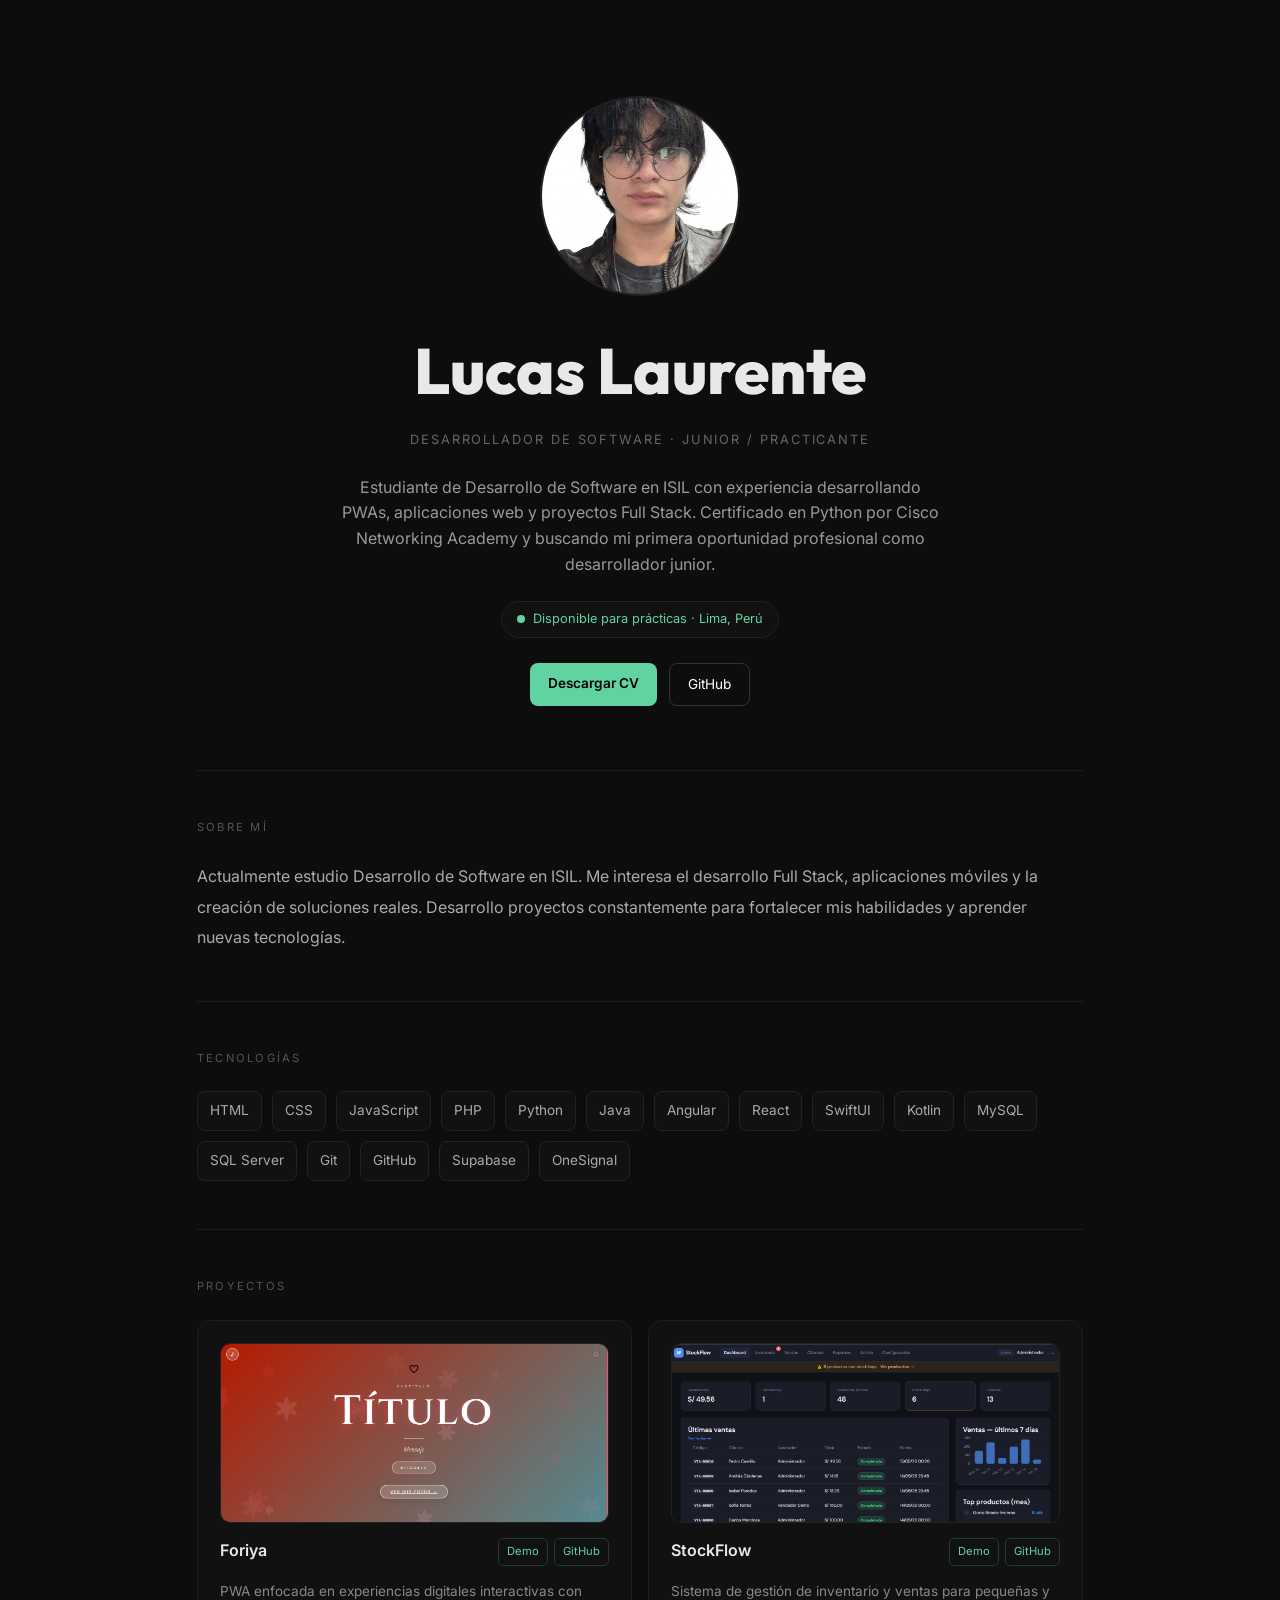
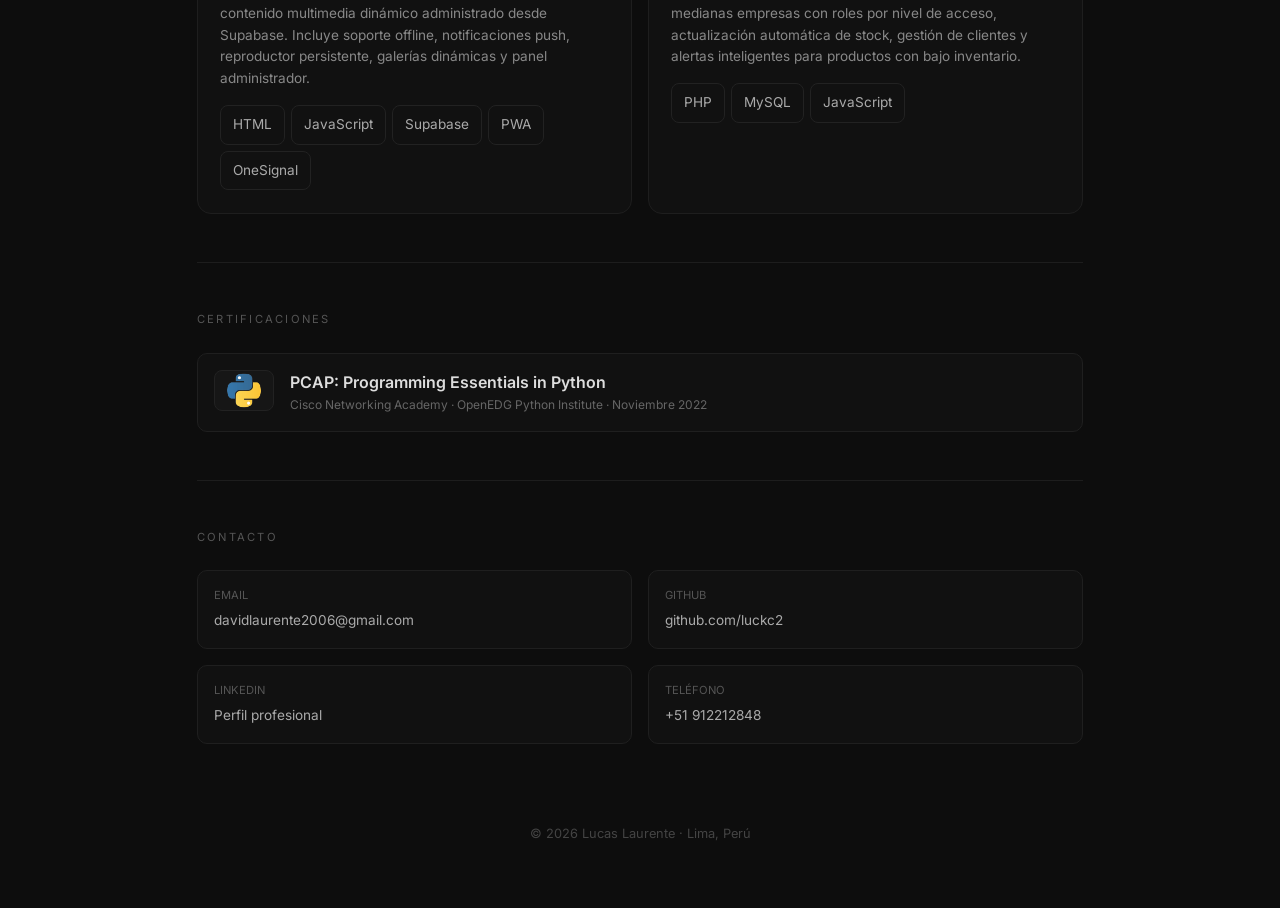
<file: index.html>
<!DOCTYPE html>
<html lang="es">
<head>
    <meta charset="UTF-8">
    <meta name="viewport" content="width=device-width, initial-scale=1.0">
    <title>Lucas Laurente | Desarrollador de Software</title>
    <link rel="preconnect" href="https://fonts.googleapis.com">
    <link href="https://fonts.googleapis.com/css2?family=Inter:wght@400;500;600;700&family=Outfit:wght@700;800&display=swap" rel="stylesheet">
    <link rel="stylesheet" href="css/style.css">
</head>
<body>
    <div class="wrap">
        <section class="hero">
            <div class="avatar">
                <img src="./img/foto.jpg" alt="Foto de Lucas Laurente">
            </div>
            <h1 class="hero-name">Lucas Laurente</h1>
            <div class="hero-role">
                Desarrollador de Software · Junior / Practicante
            </div>
            <p class="hero-desc">
                Estudiante de Desarrollo de Software en ISIL con experiencia desarrollando PWAs, aplicaciones web y proyectos Full Stack. Certificado en Python por Cisco Networking Academy y buscando mi primera oportunidad profesional como desarrollador junior.
            </p>
            <div class="badge">
                <div class="dot"></div>
                Disponible para prácticas · Lima, Perú
            </div>
            <div class="buttons">
                <a href="https://drive.google.com/file/d/1-w0pP5Vy-iEi6RSoiLbnZle4dA8LAqUu/view?usp=sharing" class="btn btn-main" target="_blank">Descargar CV</a>
                <a href="https://github.com/luckc2" class="btn btn-outline" target="_blank">GitHub</a>
            </div>
        </section>

        <hr class="divider">

        <section class="section">
            <div class="section-title">Sobre mí</div>
            <div class="about">
                Actualmente estudio Desarrollo de Software en ISIL. Me interesa el desarrollo Full Stack, aplicaciones móviles y la creación de soluciones reales. Desarrollo proyectos constantemente para fortalecer mis habilidades y aprender nuevas tecnologías.
            </div>
        </section>

        <hr class="divider">

        <section class="section">
            <div class="section-title">Tecnologías</div>
            <div class="tech-grid">
                <div class="tech">HTML</div>
                <div class="tech">CSS</div>
                <div class="tech">JavaScript</div>
                <div class="tech">PHP</div>
                <div class="tech">Python</div>
                <div class="tech">Java</div>
                <div class="tech">Angular</div>
                <div class="tech">React</div>
                <div class="tech">SwiftUI</div>
                <div class="tech">Kotlin</div>
                <div class="tech">MySQL</div>
                <div class="tech">SQL Server</div>
                <div class="tech">Git</div>
                <div class="tech">GitHub</div>
                <div class="tech">Supabase</div>
                <div class="tech">OneSignal</div>
            </div>
        </section>

        <hr class="divider">

        <section class="section">
            <div class="section-title">Proyectos</div>
            <div class="projects-grid">
                <div class="card">
                    <div class="project-image">
                        <img src="./img/foriya.png" alt="Proyecto Foriya">
                    </div>
                    <div class="card-top">
                        <div class="card-name">Foriya</div>
                        <div class="card-links">
                            <a href="https://foriyapwa.netlify.app/" class="card-link" target="_blank">Demo</a>
                            <a href="https://github.com/luckc2/Foriya" class="card-link" target="_blank">GitHub</a>
                        </div>
                    </div>
                    <div class="card-desc">
                        PWA enfocada en experiencias digitales interactivas con contenido multimedia dinámico administrado desde Supabase. Incluye soporte offline, notificaciones push, reproductor persistente, galerías dinámicas y panel administrador.
                    </div>
                    <div class="tags">
                        <span class="tech">HTML</span>
                        <span class="tech">JavaScript</span>
                        <span class="tech">Supabase</span>
                        <span class="tech">PWA</span>
                        <span class="tech">OneSignal</span>
                    </div>
                </div>

                <div class="card">
                    <div class="project-image">
                        <img src="./img/stockflow.png" alt="Proyecto StockFlow">
                    </div>
                    <div class="card-top">
                        <div class="card-name">StockFlow</div>
                        <div class="card-links">
                            <a href="https://lucas-stockflow.infinityfreeapp.com" class="card-link" target="_blank">Demo</a>
                            <a href="https://github.com/luckc2/StockFlow" class="card-link" target="_blank">GitHub</a>
                        </div>
                    </div>
                    <div class="card-desc">
                        Sistema de gestión de inventario y ventas para pequeñas y medianas empresas con roles por nivel de acceso, actualización automática de stock, gestión de clientes y alertas inteligentes para productos con bajo inventario.
                    </div>
                    <div class="tags">
                        <span class="tech">PHP</span>
                        <span class="tech">MySQL</span>
                        <span class="tech">JavaScript</span>
                    </div>
                </div>
            </div>
        </section>

        <hr class="divider">

        <section class="section">
            <div class="section-title">Certificaciones</div>
            <div class="certs-grid">
                <div class="cert">
                    <a href="https://drive.google.com/file/d/1JIcTLzSMX0CudnsTJNcV2WMCnLuW6yBX/view?usp=sharing" target="_blank">
                        <div class="cert-icon-wrap">
                            <img src="./img/python.png" class="cert-icon" alt="Certificación Python">
                        </div>
                        <div>
                            <div class="cert-name">PCAP: Programming Essentials in Python</div>
                            <div class="cert-meta">
                                Cisco Networking Academy · OpenEDG Python Institute · Noviembre 2022
                            </div>
                        </div>
                    </a>
                </div>
            </div>
        </section>

        <hr class="divider">

        <section class="section">
            <div class="section-title">Contacto</div>
            <div class="contact-row">
                <a href="mailto:davidlaurente2006@gmail.com" class="contact-item">
                    <div class="c-label">Email</div>
                    <div class="c-val">davidlaurente2006@gmail.com</div>
                </a>
                <a href="https://github.com/luckc2" target="_blank" class="contact-item">
                    <div class="c-label">GitHub</div>
                    <div class="c-val">github.com/luckc2</div>
                </a>
                <a href="https://www.linkedin.com/in/lucas-david-laurente-rojas-9a620129b/" target="_blank" class="contact-item">
                    <div class="c-label">LinkedIn</div>
                    <div class="c-val">Perfil profesional</div>
                </a>
                <a href="tel:+51912212848" class="contact-item">
                    <div class="c-label">Teléfono</div>
                    <div class="c-val">+51 912212848</div>
                </a>
            </div>
        </section>

        <footer>
            © 2026 Lucas Laurente · Lima, Perú
        </footer>
    </div>
</body>
</html>
</file>
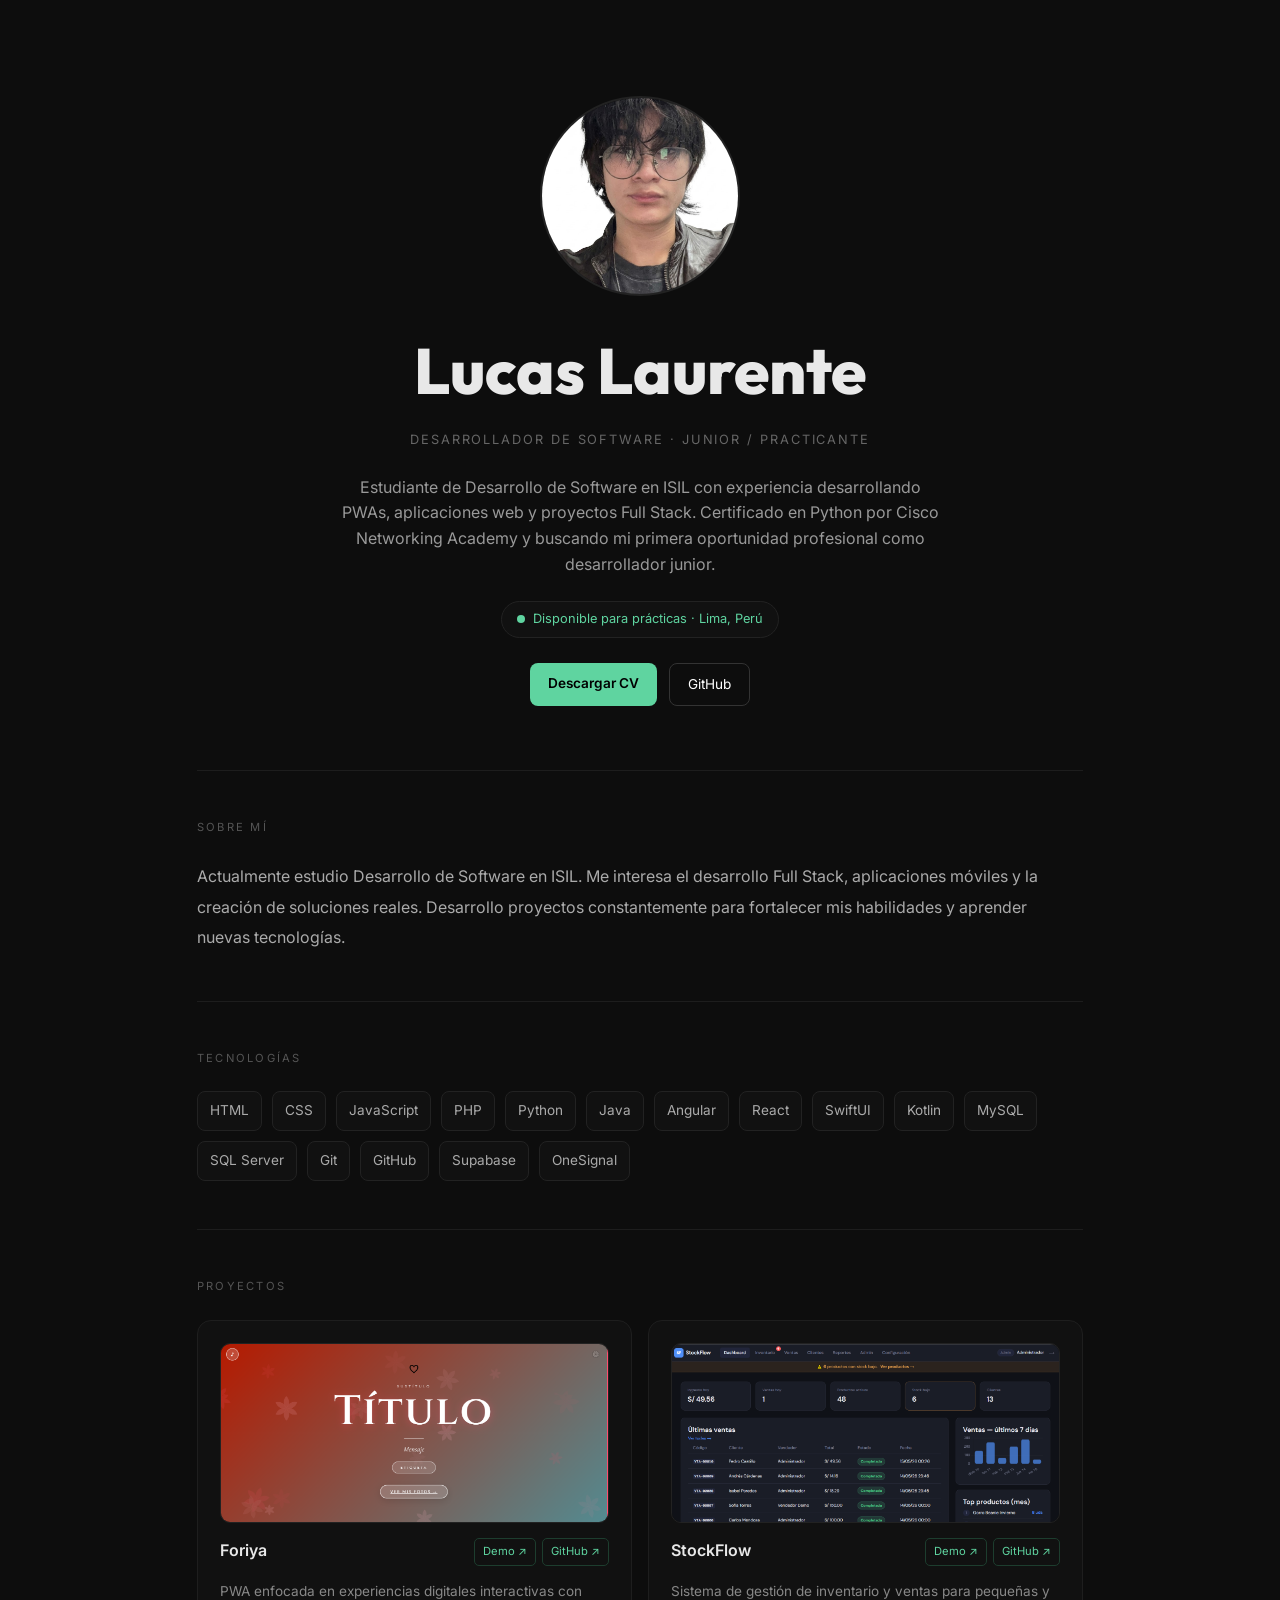
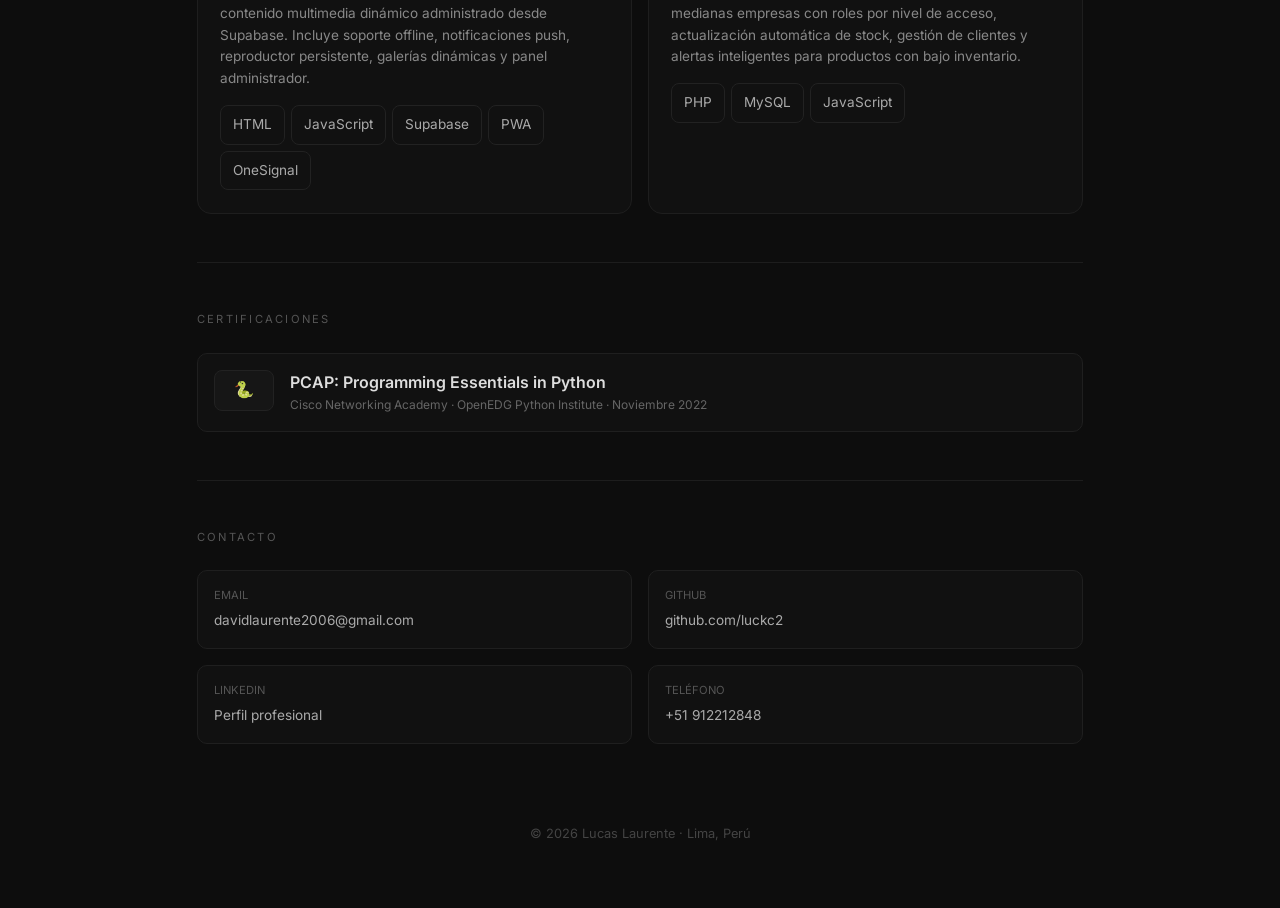
<file: portfolio.html>
<!DOCTYPE html>
<html lang="es">
<head>
    <meta charset="UTF-8">
    <meta name="viewport" content="width=device-width, initial-scale=1.0">
    <title>Lucas Laurente | Desarrollador de Software</title>
    <link rel="preconnect" href="https://fonts.googleapis.com">
    <link href="https://fonts.googleapis.com/css2?family=Inter:wght@400;500;600;700&family=Outfit:wght@700;800&display=swap" rel="stylesheet">
    <link rel="stylesheet" href="css/style.css">
</head>
<body>
    <div class="wrap">
        <section class="hero">
            <div class="avatar">
                <img src="./img/foto.jpg" alt="Foto de Lucas Laurente">
            </div>
            <h1 class="hero-name">Lucas Laurente</h1>
            <div class="hero-role">
                Desarrollador de Software · Junior / Practicante
            </div>
            <p class="hero-desc">
                Estudiante de Desarrollo de Software en ISIL con experiencia desarrollando PWAs, aplicaciones web y proyectos Full Stack. Certificado en Python por Cisco Networking Academy y buscando mi primera oportunidad profesional como desarrollador junior.
            </p>
            <div class="badge">
                <div class="dot"></div>
                Disponible para prácticas · Lima, Perú
            </div>
            <div class="buttons">
                <a href="https://drive.google.com/file/d/1-w0pP5Vy-iEi6RSoiLbnZle4dA8LAqUu/view?usp=sharing" class="btn btn-main" target="_blank">Descargar CV</a>
                <a href="https://github.com/luckc2" class="btn btn-outline" target="_blank">GitHub</a>
            </div>
        </section>

        <hr class="divider">

        <section class="section">
            <div class="section-title">Sobre mí</div>
            <div class="about">
                Actualmente estudio Desarrollo de Software en ISIL. Me interesa el desarrollo Full Stack, aplicaciones móviles y la creación de soluciones reales. Desarrollo proyectos constantemente para fortalecer mis habilidades y aprender nuevas tecnologías.
            </div>
        </section>

        <hr class="divider">

        <section class="section">
            <div class="section-title">Tecnologías</div>
            <div class="tech-grid">
                <div class="tech">HTML</div>
                <div class="tech">CSS</div>
                <div class="tech">JavaScript</div>
                <div class="tech">PHP</div>
                <div class="tech">Python</div>
                <div class="tech">Java</div>
                <div class="tech">Angular</div>
                <div class="tech">React</div>
                <div class="tech">SwiftUI</div>
                <div class="tech">Kotlin</div>
                <div class="tech">MySQL</div>
                <div class="tech">SQL Server</div>
                <div class="tech">Git</div>
                <div class="tech">GitHub</div>
                <div class="tech">Supabase</div>
                <div class="tech">OneSignal</div>
            </div>
        </section>

        <hr class="divider">

        <section class="section">
            <div class="section-title">Proyectos</div>
            <div class="projects-grid">
                <div class="card">
                    <div class="project-image">
                        <img src="./img/foriya.png" alt="Proyecto Foriya">
                    </div>
                    <div class="card-top">
                        <div class="card-name">Foriya</div>
                        <div class="card-links">
                            <a href="https://foriyapwa.netlify.app/" class="card-link" target="_blank">Demo ↗</a>
                            <a href="https://github.com/luckc2/Foriya" class="card-link" target="_blank">GitHub ↗</a>
                        </div>
                    </div>
                    <div class="card-desc">
                        PWA enfocada en experiencias digitales interactivas con contenido multimedia dinámico administrado desde Supabase. Incluye soporte offline, notificaciones push, reproductor persistente, galerías dinámicas y panel administrador.
                    </div>
                    <div class="tags">
                        <span class="tech">HTML</span>
                        <span class="tech">JavaScript</span>
                        <span class="tech">Supabase</span>
                        <span class="tech">PWA</span>
                        <span class="tech">OneSignal</span>
                    </div>
                </div>

                <div class="card">
                    <div class="project-image">
                        <img src="./img/stockflow.png" alt="Proyecto StockFlow">
                    </div>
                    <div class="card-top">
                        <div class="card-name">StockFlow</div>
                        <div class="card-links">
                            <a href="#" class="card-link">Demo ↗</a>
                            <a href="https://github.com/luckc2/StockFlow" class="card-link">GitHub ↗</a>
                        </div>
                    </div>
                    <div class="card-desc">
                        Sistema de gestión de inventario y ventas para pequeñas y medianas empresas con roles por nivel de acceso, actualización automática de stock, gestión de clientes y alertas inteligentes para productos con bajo inventario.
                    </div>
                    <div class="tags">
                        <span class="tech">PHP</span>
                        <span class="tech">MySQL</span>
                        <span class="tech">JavaScript</span>
                    </div>
                </div>
            </div>
        </section>

        <hr class="divider">

        <section class="section">
            <div class="section-title">Certificaciones</div>
            <div class="certs-grid">
                <div class="cert">
                    <a href="https://drive.google.com/file/d/1JIcTLzSMX0CudnsTJNcV2WMCnLuW6yBX/view?usp=sharing" target="_blank">
                        <div class="cert-icon">🐍</div>
                        <div>
                            <div class="cert-name">PCAP: Programming Essentials in Python</div>
                            <div class="cert-meta">
                                Cisco Networking Academy · OpenEDG Python Institute · Noviembre 2022
                            </div>
                        </div>
                    </a>
                </div>
            </div>
        </section>

        <hr class="divider">

        <section class="section">
            <div class="section-title">Contacto</div>
            <div class="contact-row">
                <a href="mailto:davidlaurente2006@gmail.com" class="contact-item">
                    <div class="c-label">Email</div>
                    <div class="c-val">davidlaurente2006@gmail.com</div>
                </a>
                <a href="https://github.com/luckc2" target="_blank" class="contact-item">
                    <div class="c-label">GitHub</div>
                    <div class="c-val">github.com/luckc2</div>
                </a>
                <a href="https://www.linkedin.com/in/lucas-david-laurente-rojas-9a620129b/" target="_blank" class="contact-item">
                    <div class="c-label">LinkedIn</div>
                    <div class="c-val">Perfil profesional</div>
                </a>
                <a href="tel:+51912212848" class="contact-item">
                    <div class="c-label">Teléfono</div>
                    <div class="c-val">+51 912212848</div>
                </a>
            </div>
        </section>

        <footer>
            © 2026 Lucas Laurente · Lima, Perú
        </footer>
    </div>
</body>
</html>
</file>
<file: css/style.css>
* {
    margin: 0;
    padding: 0;
    box-sizing: border-box;
}

html {
    scroll-behavior: smooth;
}

body {
    font-family: 'Inter', sans-serif;
    background: #0d0d0d;
    color: #e8e8e8;
    line-height: 1.6;
}

.wrap {
    max-width: 950px;
    margin: auto;
    padding: 2rem;
}

.section {
    padding: 3rem 0;
}

.section-title {
    font-size: .7rem;
    letter-spacing: .2em;
    text-transform: uppercase;
    color: #555;
    margin-bottom: 1.5rem;
}

.divider {
    border: none;
    border-top: 1px solid #1d1d1d;
}

/* =================================*********
   HERO
   ========================================= */

.hero {
    text-align: center;
    padding: 4rem 0;
    animation: fade 1s ease;
}

.avatar {
    width: 200px;
    height: 200px;
    margin: auto;
    overflow: hidden;
    border-radius: 50%;
    border: 2px solid #222;
    margin-bottom: 1.5rem;
}

.avatar img {
    width: 100%;
    height: 100%;
    object-fit: cover;
}

.hero-name {
    font-family: 'Outfit';
    font-size: clamp(2.5rem, 7vw, 4rem);
    font-weight: 800;
}

.hero-role {
    font-size: .8rem;
    color: #666;
    letter-spacing: .15em;
    text-transform: uppercase;
    margin-top: 8px;
}

.hero-desc {
    max-width: 600px;
    margin: 1.5rem auto;
    color: #999;
}

.badge {
    display: inline-flex;
    align-items: center;
    gap: 8px;
    background: #111;
    border: 1px solid #222;
    padding: 7px 15px;
    border-radius: 50px;
    color: #5fd4a0;
    font-size: .8rem;
}

.dot {
    width: 8px;
    height: 8px;
    border-radius: 50%;
    background: #5fd4a0;
    animation: blink 2s infinite;
}

.buttons {
    display: flex;
    justify-content: center;
    gap: 12px;
    margin-top: 25px;
    flex-wrap: wrap;
}

.btn {
    padding: 10px 18px;
    border-radius: 8px;
    text-decoration: none;
    transition: .3s;
    font-size: .85rem;
}

.btn:hover {
    transform: translateY(-3px);
}

.btn-main {
    background: #5fd4a0;
    color: black;
    font-weight: 600;
}

.btn-outline {
    border: 1px solid #333;
    color: white;
}

/* =================================*********
   ABOUT
   ========================================= */

.about {
    line-height: 1.9;
    color: #aaa;
}

/* =================================*********
   TECH
   ========================================= */

.tech-grid {
    display: flex;
    flex-wrap: wrap;
    gap: 10px;
}

.tech {
    padding: 8px 12px;
    background: #111;
    border: 1px solid #222;
    border-radius: 8px;
    font-size: .85rem;
    color: #aaa;
    cursor: pointer;
    transition: .3s;
}

.tech:hover {
    transform: translateY(-4px);
    background: #161616;
    border-color: #333;
    color: white;
}

/* =================================*********
   PROYECTOS
   ========================================= */

.projects-grid {
    display: grid;
    grid-template-columns: repeat(auto-fit, minmax(320px, 1fr));
    gap: 1rem;
}

.card {
    background: #111;
    border: 1px solid #1e1e1e;
    padding: 1.4rem;
    border-radius: 14px;
    transition: .35s;
}

.card:hover {
    transform: translateY(-8px);
    border-color: #333;
}

.project-image {
    width: 100%;
    height: 180px;
    border-radius: 10px;
    overflow: hidden;
    margin-bottom: 15px;
    border: 1px solid #222;
}

.project-image img {
    width: 100%;
    height: 100%;
    object-fit: cover;
    transition: .6s;
}

.card:hover .project-image img {
    transform: scale(1.08);
}

.card-top {
    display: flex;
    justify-content: space-between;
    gap: 10px;
}

.card-name {
    font-size: 1rem;
    font-weight: 600;
}

.card-links {
    display: flex;
    gap: 6px;
}

.card-link {
    font-size: .7rem;
    color: #5fd4a0;
    text-decoration: none;
    border: 1px solid #1d3d2e;
    padding: 4px 8px;
    border-radius: 5px;
    transition: .3s;
}

.card-link:hover {
    transform: translateY(-3px);
    background: #163326;
    border-color: #2e5a47;
}

.card-desc {
    margin: 15px 0;
    font-size: .85rem;
    color: #888;
}

.tags {
    display: flex;
    flex-wrap: wrap;
    gap: 6px;
}

.tag {
    background: #161616;
    border: 1px solid #222;
    padding: 4px 8px;
    font-size: .7rem;
    border-radius: 5px;
    color: #777;
}

/* =================================*********
   CERTIFICACIONES
   ========================================= */

.certs-grid {
    display: grid;
    gap: 1rem;
}

.cert {
    background: #111;
    border: 1px solid #1f1f1f;
    padding: 1rem;
    border-radius: 10px;
    transition: .3s;
}

.cert:hover {
    transform: translateY(-4px);
}

.cert a {
    display: flex;
    gap: 1rem;
    text-decoration: none;
    color: inherit;
}

.cert-icon {
    width: 60px;
    height: 41px;
    background: #161616;
    border-radius: 8px;
    display: flex;
    align-items: center;
    justify-content: center;
    border: 1px solid #222;
}

.cert-name {
    font-weight: 600;
    color: #ddd;
}

.cert-meta {
    font-size: .75rem;
    color: #666;
}

/* =================================*********
   CONTACTO Y FOOTER
   ========================================= */

.contact-row {
    display: grid;
    grid-template-columns: 1fr 1fr;
    gap: 1rem;
}

.contact-item {
    background: #111;
    padding: 1rem;
    border-radius: 10px;
    border: 1px solid #1f1f1f;
    text-decoration: none;
    transition: .3s;
}

.contact-item:hover {
    transform: translateY(-5px);
}

.c-label {
    font-size: .7rem;
    color: #555;
    text-transform: uppercase;
    margin-bottom: 5px;
}

.c-val {
    color: #aaa;
    font-size: .85rem;
}

@media (max-width: 700px) {
    .contact-row {
        grid-template-columns: 1fr;
    }
}

footer {
    padding: 2rem;
    text-align: center;
    font-size: .8rem;
    color: #444;
}

/* =================================*********
   ANIMACIONES
   ========================================= */

@keyframes blink {
    50% {
        opacity: .2;
    }
}

@keyframes fade {
    from {
        opacity: 0;
        transform: translateY(20px);
    }
    to {
        opacity: 1;
        transform: none;
    }
}
</file>
